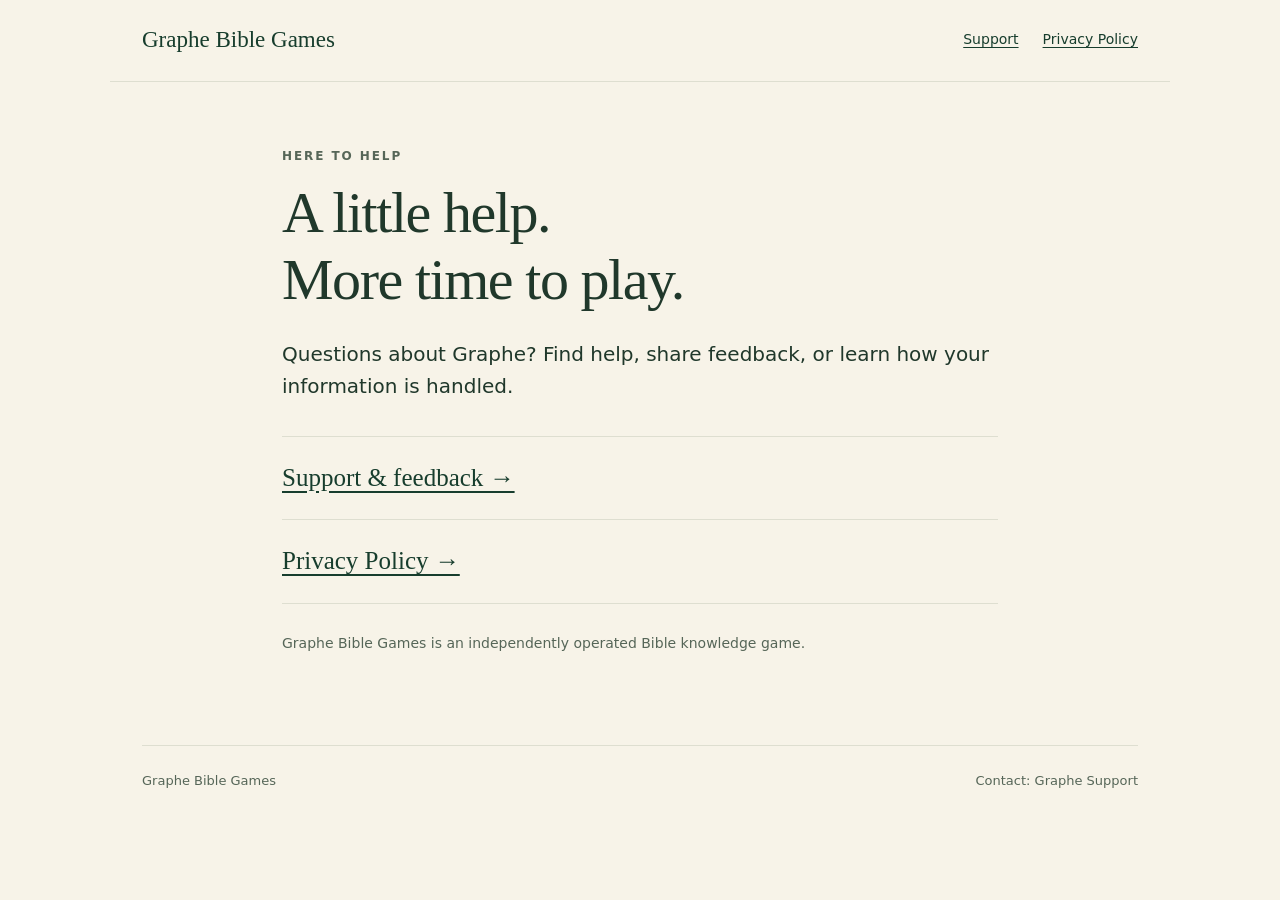
<file: index.html>
<!doctype html>
<html lang="en">
<head>
  <meta charset="utf-8">
  <meta name="viewport" content="width=device-width, initial-scale=1">
  <meta name="description" content="Privacy information and support for Graphe Bible Games.">
  <meta name="referrer" content="no-referrer">
  <title>Graphe Bible Games — Support &amp; Privacy</title>
  <link rel="stylesheet" href="styles.css">
</head>
<body>
  <a class="skip" href="#main">Skip to content</a>
  <header class="site-header">
    <a class="brand" href="./">Graphe Bible Games</a>
    <nav aria-label="Main navigation"><a href="support/">Support</a><a href="privacy/">Privacy Policy</a></nav>
  </header>
  <main id="main">
    <p class="eyebrow">Here to help</p>
    <h1>A little help.<br>More time to play.</h1>
    <p class="intro">Questions about Graphe? Find help, share feedback, or learn how your information is handled.</p>
    <div class="links"><a href="support/">Support &amp; feedback →</a><a href="privacy/">Privacy Policy →</a></div>
    <p class="small" style="margin-top: 28px">Graphe Bible Games is an independently operated Bible knowledge game.</p>
  </main>
  <footer class="site-footer"><span>Graphe Bible Games</span><span>Contact: Graphe Support</span></footer>
</body>
</html>
</file>
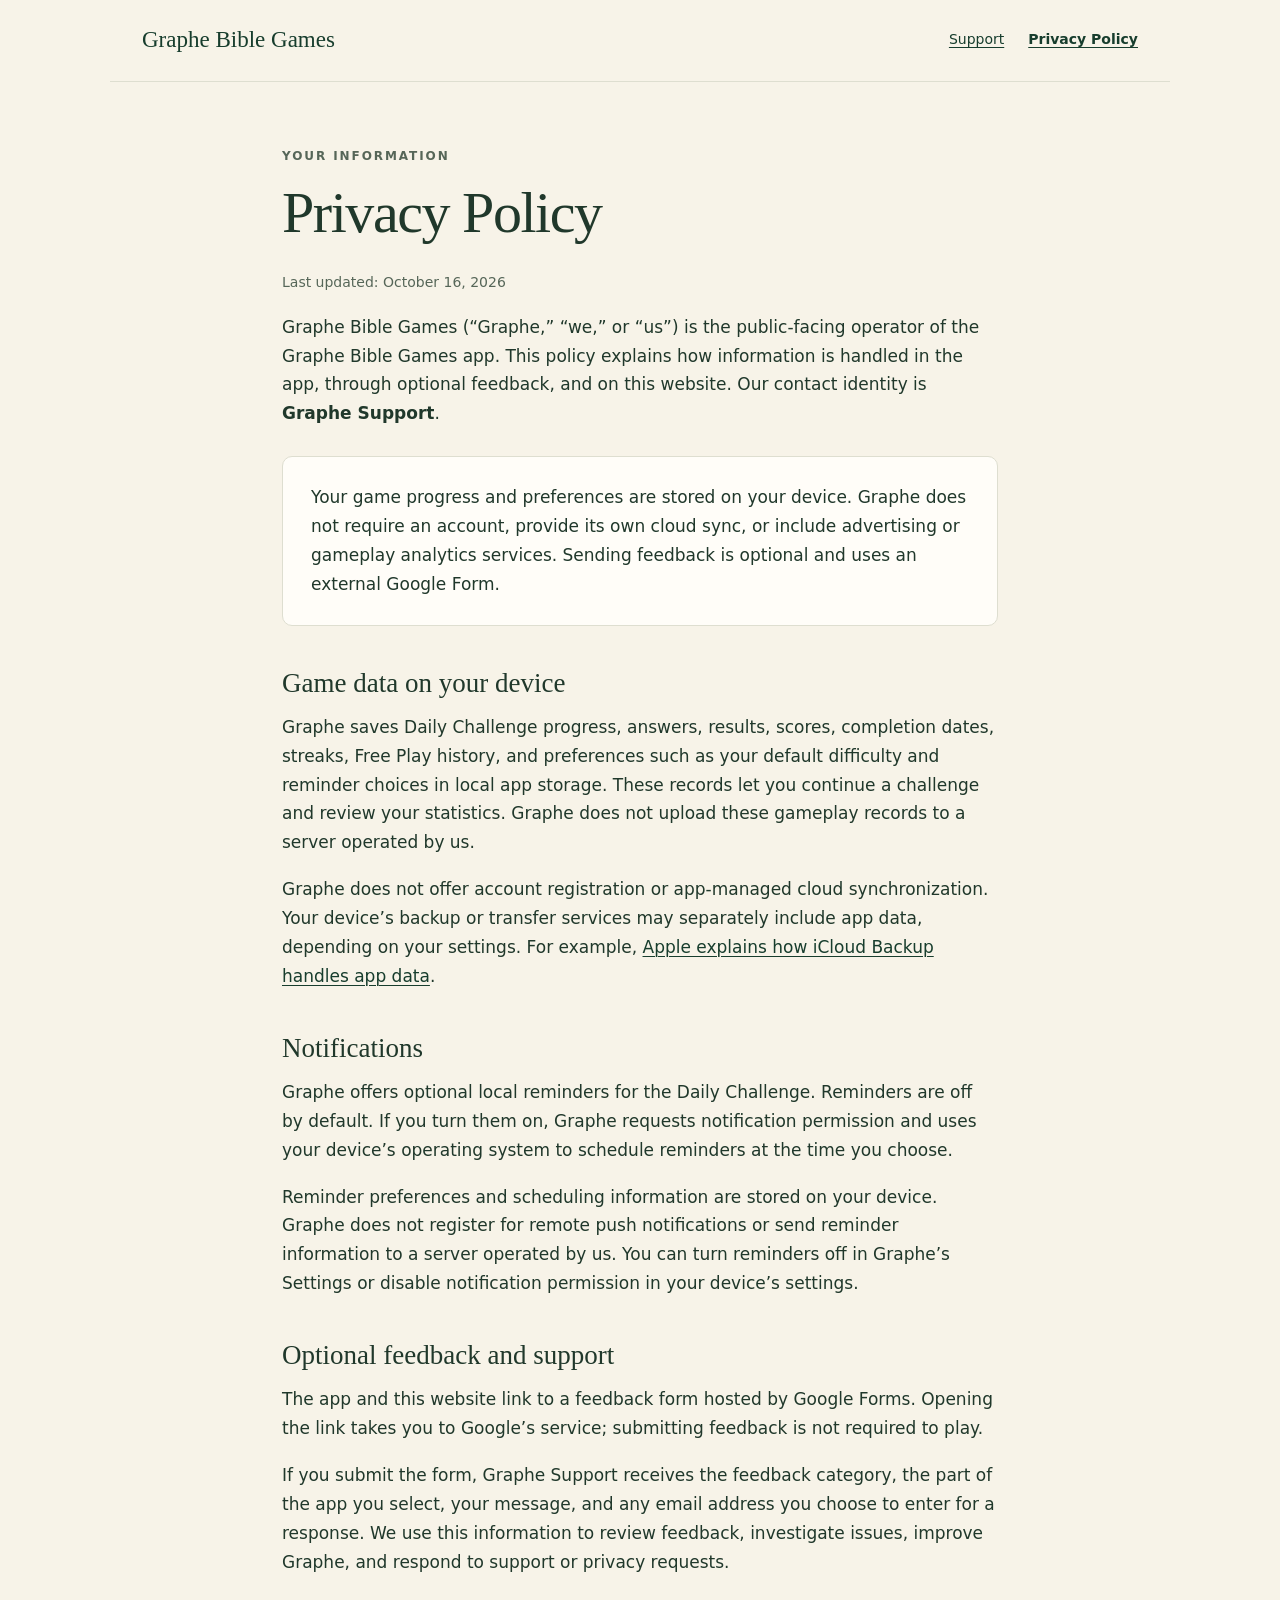
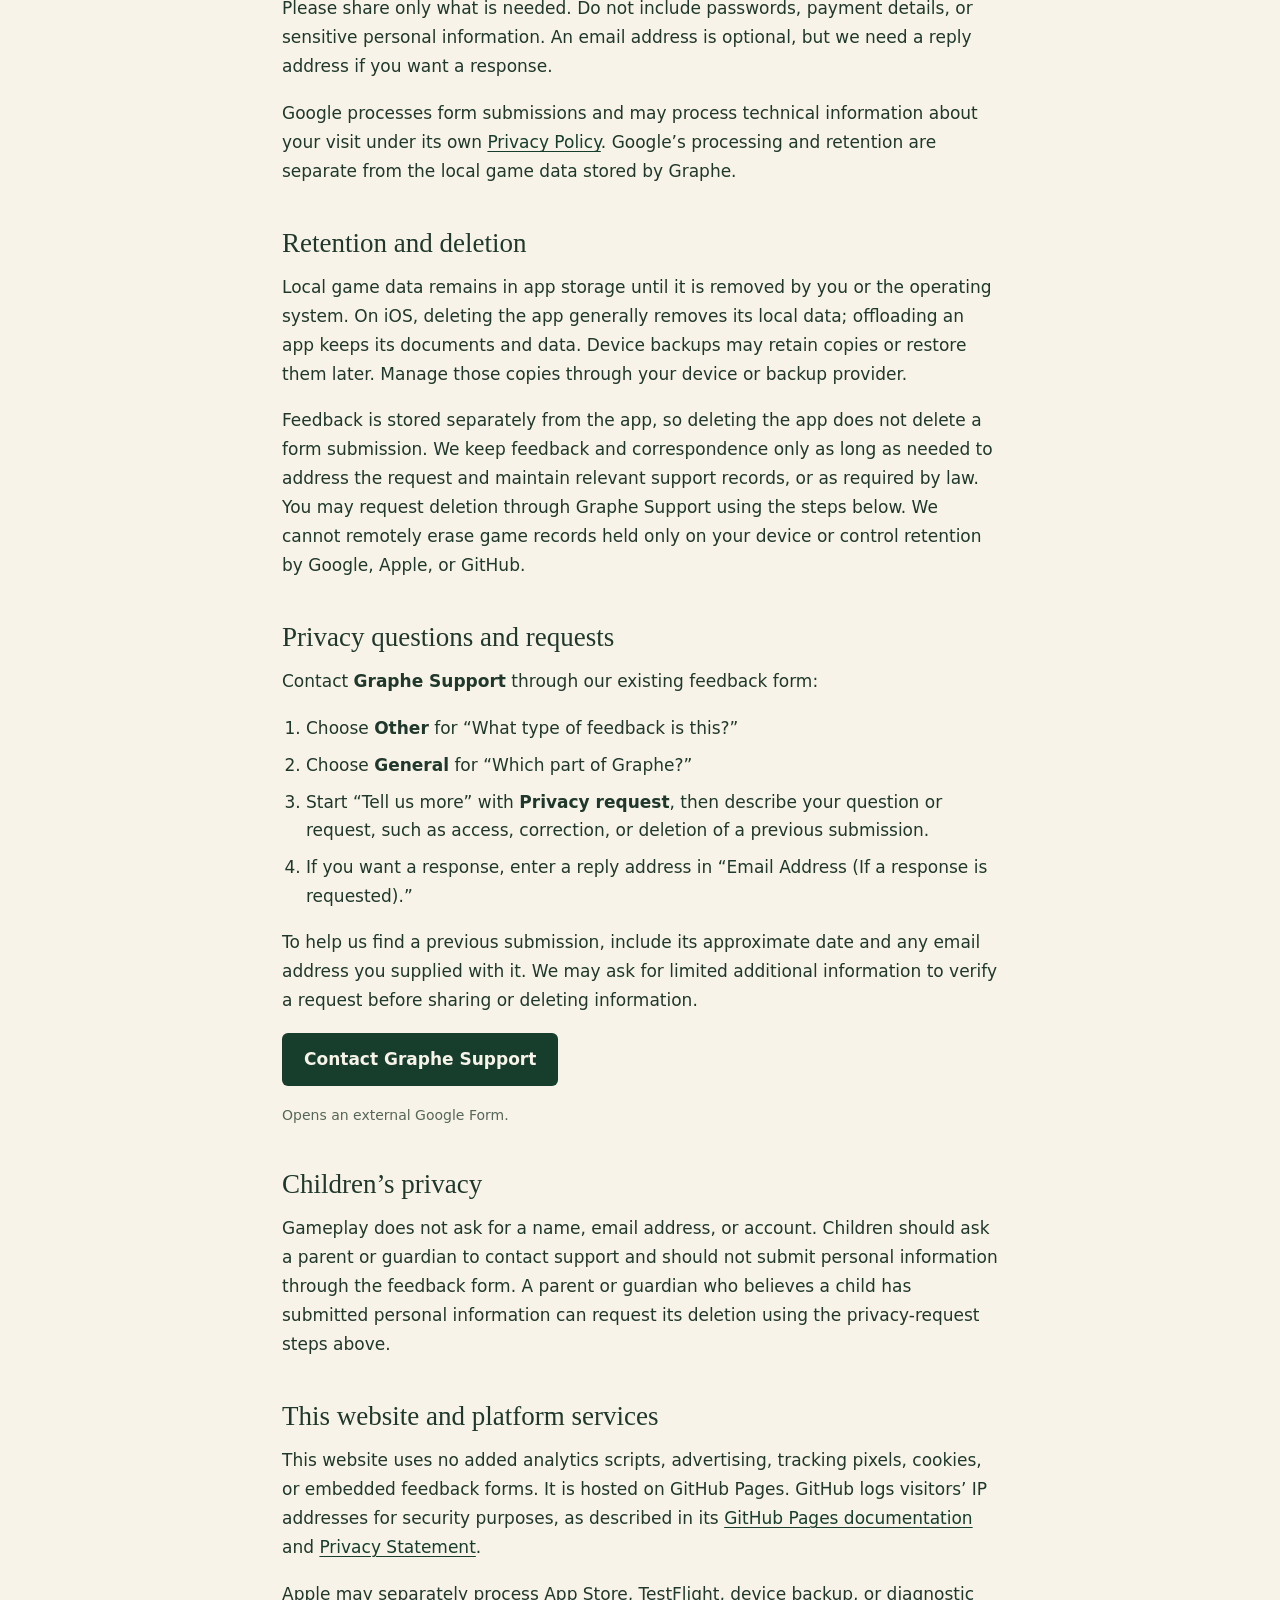
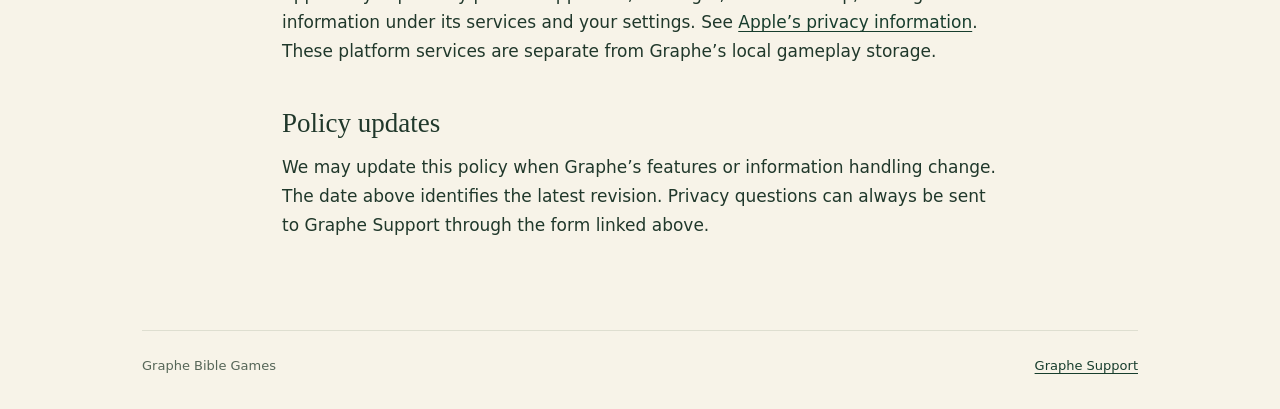
<file: privacy/index.html>
<!doctype html>
<html lang="en">
<head>
  <meta charset="utf-8">
  <meta name="viewport" content="width=device-width, initial-scale=1">
  <meta name="description" content="How Graphe Bible Games handles local game data, optional feedback, and privacy requests.">
  <meta name="referrer" content="no-referrer">
  <title>Privacy Policy — Graphe Bible Games</title>
  <link rel="stylesheet" href="../styles.css">
</head>
<body>
  <a class="skip" href="#main">Skip to content</a>
  <header class="site-header">
    <a class="brand" href="../">Graphe Bible Games</a>
    <nav aria-label="Main navigation"><a href="../support/">Support</a><a href="./" aria-current="page">Privacy Policy</a></nav>
  </header>
  <main id="main">
    <p class="eyebrow">Your information</p>
    <h1>Privacy Policy</h1>
    <p class="date">Last updated: October 16, 2026</p>
    <p>Graphe Bible Games (“Graphe,” “we,” or “us”) is the public-facing operator of the Graphe Bible Games app. This policy explains how information is handled in the app, through optional feedback, and on this website. Our contact identity is <strong>Graphe Support</strong>.</p>
    <div class="callout"><p>Your game progress and preferences are stored on your device. Graphe does not require an account, provide its own cloud sync, or include advertising or gameplay analytics services. Sending feedback is optional and uses an external Google Form.</p></div>

    <section aria-labelledby="local-data">
      <h2 id="local-data">Game data on your device</h2>
      <p>Graphe saves Daily Challenge progress, answers, results, scores, completion dates, streaks, Free Play history, and preferences such as your default difficulty and reminder choices in local app storage. These records let you continue a challenge and review your statistics. Graphe does not upload these gameplay records to a server operated by us.</p>
      <p>Graphe does not offer account registration or app-managed cloud synchronization. Your device’s backup or transfer services may separately include app data, depending on your settings. For example, <a href="https://support.apple.com/en-us/108770">Apple explains how iCloud Backup handles app data</a>.</p>
    </section>

    <section aria-labelledby="notifications">
      <h2 id="notifications">Notifications</h2>
      <p>Graphe offers optional local reminders for the Daily Challenge. Reminders are off by default. If you turn them on, Graphe requests notification permission and uses your device’s operating system to schedule reminders at the time you choose.</p>
      <p>Reminder preferences and scheduling information are stored on your device. Graphe does not register for remote push notifications or send reminder information to a server operated by us. You can turn reminders off in Graphe’s Settings or disable notification permission in your device’s settings.</p>
    </section>

    <section aria-labelledby="feedback">
      <h2 id="feedback">Optional feedback and support</h2>
      <p>The app and this website link to a feedback form hosted by Google Forms. Opening the link takes you to Google’s service; submitting feedback is not required to play.</p>
      <p>If you submit the form, Graphe Support receives the feedback category, the part of the app you select, your message, and any email address you choose to enter for a response. We use this information to review feedback, investigate issues, improve Graphe, and respond to support or privacy requests.</p>
      <p>Please share only what is needed. Do not include passwords, payment details, or sensitive personal information. An email address is optional, but we need a reply address if you want a response.</p>
      <p>Google processes form submissions and may process technical information about your visit under its own <a href="https://policies.google.com/privacy">Privacy Policy</a>. Google’s processing and retention are separate from the local game data stored by Graphe.</p>
    </section>

    <section aria-labelledby="retention">
      <h2 id="retention">Retention and deletion</h2>
      <p>Local game data remains in app storage until it is removed by you or the operating system. On iOS, deleting the app generally removes its local data; offloading an app keeps its documents and data. Device backups may retain copies or restore them later. Manage those copies through your device or backup provider.</p>
      <p>Feedback is stored separately from the app, so deleting the app does not delete a form submission. We keep feedback and correspondence only as long as needed to address the request and maintain relevant support records, or as required by law. You may request deletion through Graphe Support using the steps below. We cannot remotely erase game records held only on your device or control retention by Google, Apple, or GitHub.</p>
    </section>

    <section id="privacy-requests" aria-labelledby="contact">
      <h2 id="contact">Privacy questions and requests</h2>
      <p>Contact <strong>Graphe Support</strong> through our existing feedback form:</p>
      <ol><li>Choose <strong>Other</strong> for “What type of feedback is this?”</li><li>Choose <strong>General</strong> for “Which part of Graphe?”</li><li>Start “Tell us more” with <strong>Privacy request</strong>, then describe your question or request, such as access, correction, or deletion of a previous submission.</li><li>If you want a response, enter a reply address in “Email Address (If a response is requested).”</li></ol>
      <p>To help us find a previous submission, include its approximate date and any email address you supplied with it. We may ask for limited additional information to verify a request before sharing or deleting information.</p>
      <p><a class="button" href="https://docs.google.com/forms/d/e/1FAIpQLSevGXhgjm1lmBGjDl98u61kjJQXzd-zuqieSIjn4a0dd6wzXw/viewform?usp=dialog">Contact Graphe Support</a></p>
      <p class="small">Opens an external Google Form.</p>
    </section>

    <section aria-labelledby="children">
      <h2 id="children">Children’s privacy</h2>
      <p>Gameplay does not ask for a name, email address, or account. Children should ask a parent or guardian to contact support and should not submit personal information through the feedback form. A parent or guardian who believes a child has submitted personal information can request its deletion using the privacy-request steps above.</p>
    </section>

    <section aria-labelledby="services">
      <h2 id="services">This website and platform services</h2>
      <p>This website uses no added analytics scripts, advertising, tracking pixels, cookies, or embedded feedback forms. It is hosted on GitHub Pages. GitHub logs visitors’ IP addresses for security purposes, as described in its <a href="https://docs.github.com/en/pages/getting-started-with-github-pages/what-is-github-pages#data-collection">GitHub Pages documentation</a> and <a href="https://docs.github.com/en/site-policy/privacy-policies/github-general-privacy-statement">Privacy Statement</a>.</p>
      <p>Apple may separately process App Store, TestFlight, device backup, or diagnostic information under its services and your settings. See <a href="https://www.apple.com/legal/privacy/">Apple’s privacy information</a>. These platform services are separate from Graphe’s local gameplay storage.</p>
    </section>

    <section aria-labelledby="changes"><h2 id="changes">Policy updates</h2><p>We may update this policy when Graphe’s features or information handling change. The date above identifies the latest revision. Privacy questions can always be sent to Graphe Support through the form linked above.</p></section>
  </main>
  <footer class="site-footer"><span>Graphe Bible Games</span><a href="../support/">Graphe Support</a></footer>
</body>
</html>
</file>
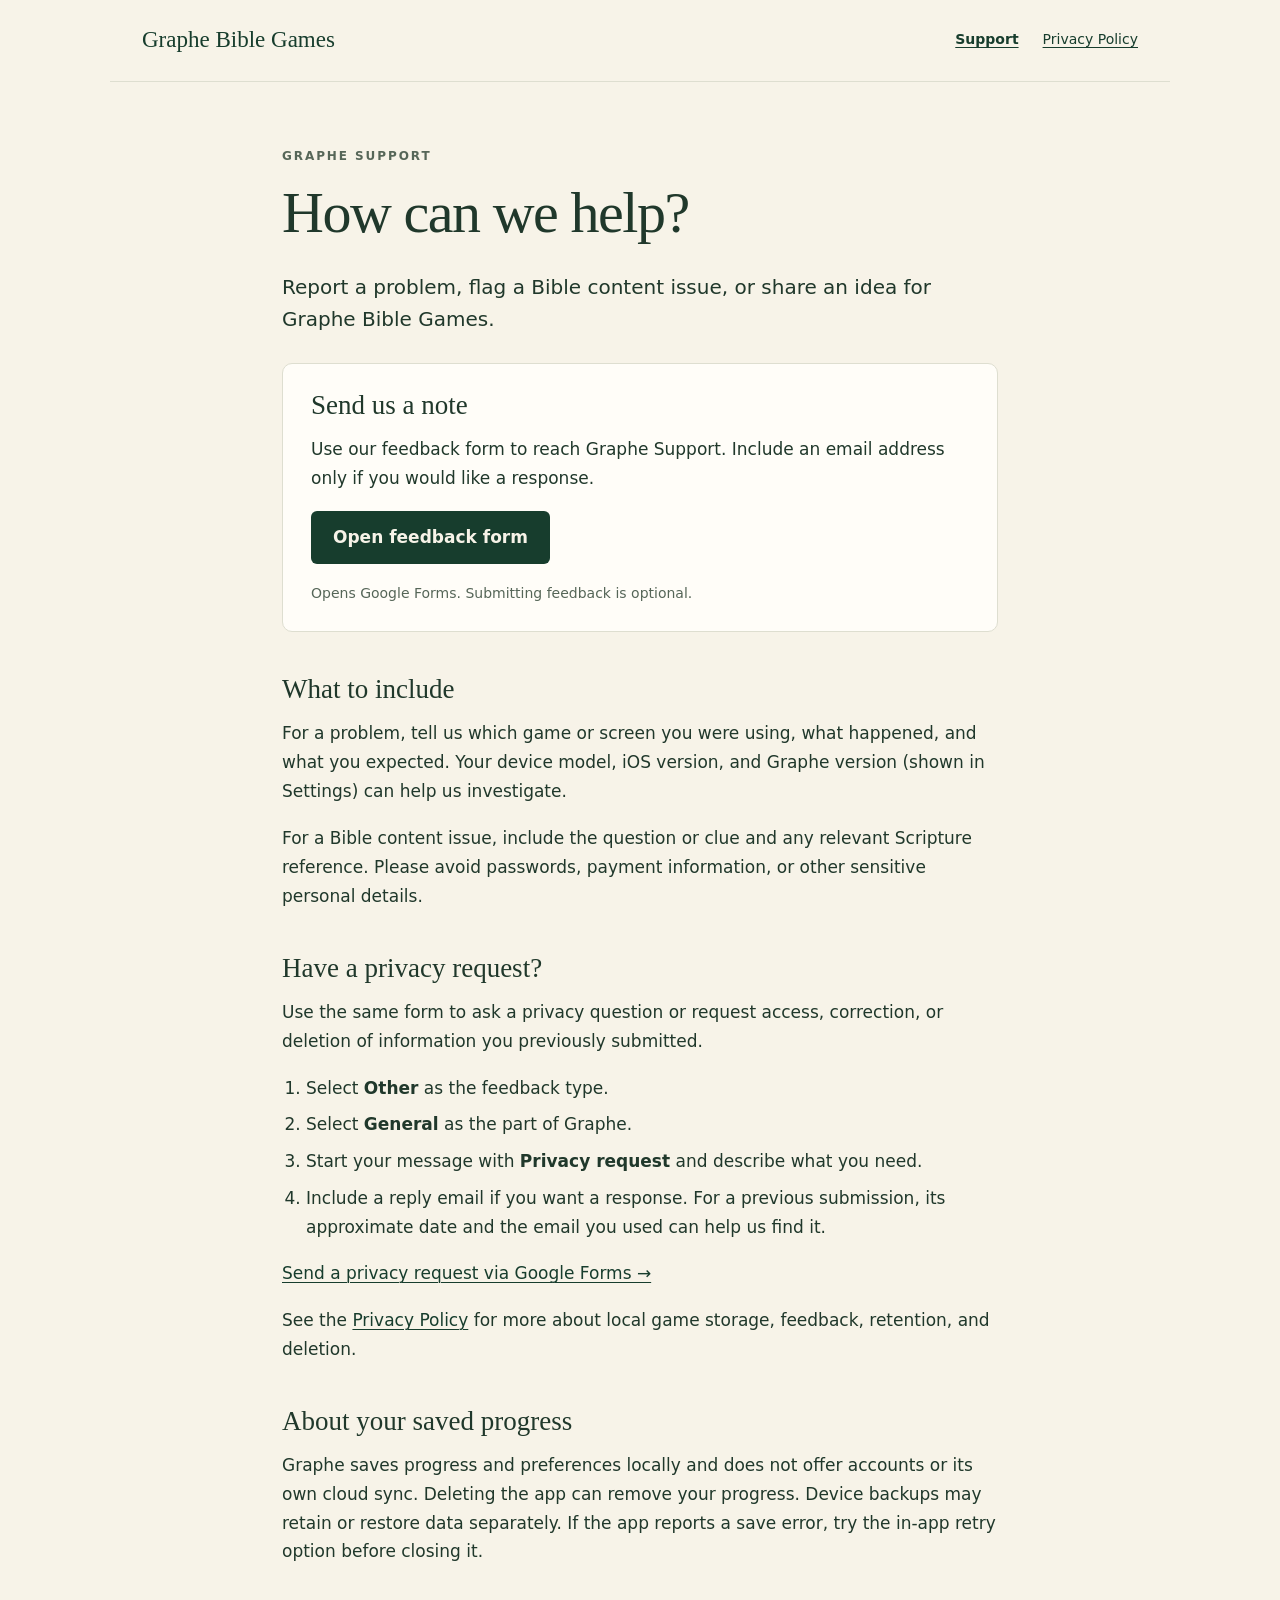
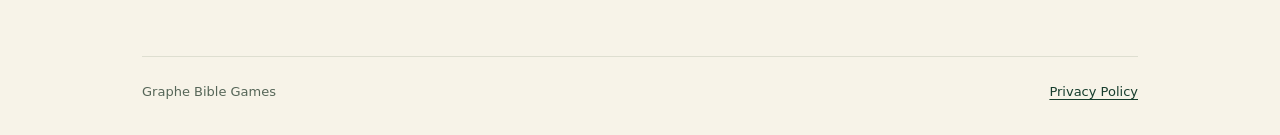
<file: support/index.html>
<!doctype html>
<html lang="en">
<head>
  <meta charset="utf-8">
  <meta name="viewport" content="width=device-width, initial-scale=1">
  <meta name="description" content="Get help from Graphe Support, report an issue, share feedback, or make a privacy request.">
  <meta name="referrer" content="no-referrer">
  <title>Support — Graphe Bible Games</title>
  <link rel="stylesheet" href="../styles.css">
</head>
<body>
  <a class="skip" href="#main">Skip to content</a>
  <header class="site-header">
    <a class="brand" href="../">Graphe Bible Games</a>
    <nav aria-label="Main navigation"><a href="./" aria-current="page">Support</a><a href="../privacy/">Privacy Policy</a></nav>
  </header>
  <main id="main">
    <p class="eyebrow">Graphe Support</p>
    <h1>How can we help?</h1>
    <p class="intro">Report a problem, flag a Bible content issue, or share an idea for Graphe Bible Games.</p>
    <div class="callout">
      <h2>Send us a note</h2>
      <p>Use our feedback form to reach Graphe Support. Include an email address only if you would like a response.</p>
      <p><a class="button" href="https://docs.google.com/forms/d/e/1FAIpQLSevGXhgjm1lmBGjDl98u61kjJQXzd-zuqieSIjn4a0dd6wzXw/viewform?usp=dialog">Open feedback form</a></p>
      <p class="small">Opens Google Forms. Submitting feedback is optional.</p>
    </div>
    <section aria-labelledby="helpful-details">
      <h2 id="helpful-details">What to include</h2>
      <p>For a problem, tell us which game or screen you were using, what happened, and what you expected. Your device model, iOS version, and Graphe version (shown in Settings) can help us investigate.</p>
      <p>For a Bible content issue, include the question or clue and any relevant Scripture reference. Please avoid passwords, payment information, or other sensitive personal details.</p>
    </section>
    <section id="privacy-requests" aria-labelledby="privacy">
      <h2 id="privacy">Have a privacy request?</h2>
      <p>Use the same form to ask a privacy question or request access, correction, or deletion of information you previously submitted.</p>
      <ol><li>Select <strong>Other</strong> as the feedback type.</li><li>Select <strong>General</strong> as the part of Graphe.</li><li>Start your message with <strong>Privacy request</strong> and describe what you need.</li><li>Include a reply email if you want a response. For a previous submission, its approximate date and the email you used can help us find it.</li></ol>
      <p><a href="https://docs.google.com/forms/d/e/1FAIpQLSevGXhgjm1lmBGjDl98u61kjJQXzd-zuqieSIjn4a0dd6wzXw/viewform?usp=dialog">Send a privacy request via Google Forms →</a></p>
      <p>See the <a href="../privacy/#privacy-requests">Privacy Policy</a> for more about local game storage, feedback, retention, and deletion.</p>
    </section>
    <section aria-labelledby="progress">
      <h2 id="progress">About your saved progress</h2>
      <p>Graphe saves progress and preferences locally and does not offer accounts or its own cloud sync. Deleting the app can remove your progress. Device backups may retain or restore data separately. If the app reports a save error, try the in-app retry option before closing it.</p>
    </section>
  </main>
  <footer class="site-footer"><span>Graphe Bible Games</span><a href="../privacy/">Privacy Policy</a></footer>
</body>
</html>
</file>
<file: styles.css>
:root { color-scheme: light; --ink: #20382b; --green: #173d2d; --cream: #f7f3e8; --paper: #fffdf8; --muted: #566658; --line: #deded0; }
* { box-sizing: border-box; }
html { scroll-behavior: smooth; }
body { margin: 0; background: var(--cream); color: var(--ink); font-family: system-ui, -apple-system, BlinkMacSystemFont, "Segoe UI", sans-serif; font-size: 17px; line-height: 1.7; }
a { color: var(--green); text-underline-offset: .2em; text-decoration-thickness: .08em; }
a:hover { text-decoration-thickness: .14em; }
a:focus-visible, summary:focus-visible { outline: 3px solid #957335; outline-offset: 5px; border-radius: 2px; }
.skip { position: absolute; left: 16px; top: -100px; padding: 8px 16px; background: var(--paper); z-index: 2; }
.skip:focus { top: 12px; }
.site-header { max-width: 1060px; margin: auto; padding: 26px 32px; display: flex; align-items: center; justify-content: space-between; gap: 20px; border-bottom: 1px solid var(--line); }
.brand { font-family: Georgia, "Times New Roman", serif; font-size: 23px; text-decoration: none; line-height: 1.25; }
nav { display: flex; gap: 24px; font-size: 14px; }
nav a { white-space: nowrap; }
nav a[aria-current="page"] { font-weight: 700; }
main { max-width: 780px; margin: auto; padding: 64px 32px 72px; }
.eyebrow { font-size: 12px; font-weight: 700; letter-spacing: .16em; text-transform: uppercase; color: var(--muted); margin: 0 0 14px; }
h1, h2 { font-family: Georgia, "Times New Roman", serif; font-weight: 400; line-height: 1.15; }
h1 { font-size: clamp(40px, 7vw, 58px); letter-spacing: -.025em; margin: 0 0 24px; }
h2 { font-size: 27px; margin: 42px 0 14px; }
p { margin: 0 0 18px; }
li { margin-bottom: 8px; }
ul, ol { padding-left: 24px; }
.intro { font-size: 20px; line-height: 1.6; }
.date, .small { font-size: 14px; color: var(--muted); }
.callout { padding: 26px 28px; background: var(--paper); border: 1px solid var(--line); border-radius: 10px; margin: 28px 0; }
.callout h2 { margin-top: 0; }
.callout p:last-child { margin-bottom: 0; }
.button { display: inline-block; padding: 12px 22px; background: var(--green); color: var(--cream); border-radius: 6px; font-weight: 600; text-decoration: none; }
.button:hover { background: #264e3b; text-decoration: underline; }
.links { margin-top: 34px; border-top: 1px solid var(--line); }
.links a { display: block; padding: 20px 0; border-bottom: 1px solid var(--line); font-family: Georgia, "Times New Roman", serif; font-size: 25px; }
.site-footer { max-width: 996px; margin: 0 auto; padding: 24px 0 32px; border-top: 1px solid var(--line); color: var(--muted); font-size: 13px; display: flex; justify-content: space-between; gap: 20px; }
section[id] { scroll-margin-top: 24px; }
@media (max-width: 600px) { .site-header { padding: 20px 22px; align-items: flex-start; flex-direction: column; gap: 14px; } nav { gap: 22px; } main { padding: 42px 22px 48px; } .site-footer { margin: 0 22px; flex-direction: column; gap: 6px; } .callout { padding: 22px; } }
@media (prefers-reduced-motion: reduce) { html { scroll-behavior: auto; } }
</file>
